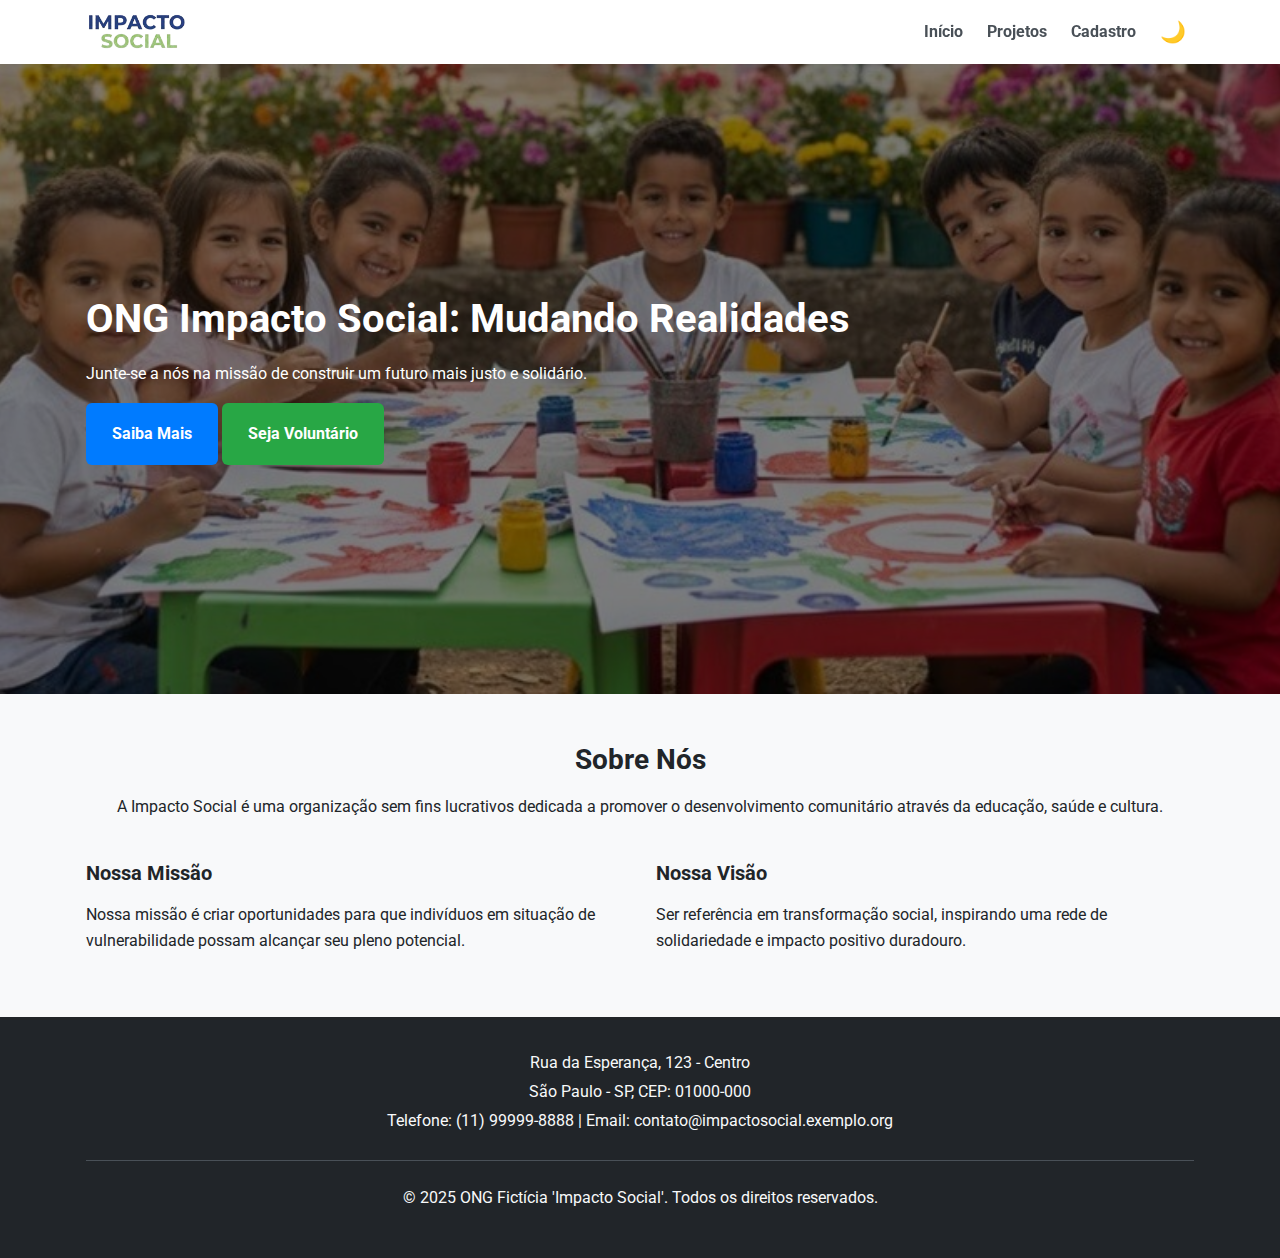
<file: index.html>
<!DOCTYPE html>
<html lang="pt-BR" data-theme="light">
    <head>
        <meta charset="UTF-8">
        <meta name="viewport" content="width=device-width, initial-scale=1.0">
        <title>ONG Impacto Social - Transformando Vidas</title>

        <link rel="preconnect" href="https://fonts.googleapis.com">
        <link rel="preconnect" href="https://fonts.gstatic.com" crossorigin>
        <link href="https://fonts.googleapis.com/css2?family=Roboto:wght@400;700&display=swap" rel="stylesheet">

        <link rel="stylesheet" href="css/style.min.css">
    </head>
    <body>
        <header class="main-header">
            <div class="container">
                <a href="index.html" class="logo">
                    <img src="img/logo.png" alt="Logotipo da ONG Impacto Social">
                </a>

                <input type="checkbox" id="menu-toggle">
                <label for="menu-toggle" class="menu-toggle-label">&#9776;</label> <nav class="main-nav">
                <ul class="menu-principal">
                    <li class="menu-item"><a href="index.html" class="menu-link">Início</a></li>
                    <li class="menu-item">
                        <a href="projetos.html" class="menu-link">Projetos</a>
                        <ul class="submenu">
                            <li class="submenu-item"><a href="projetos.html#nossos-projetos" class="menu-link">Ver Todos</a></li>
                            <li class="submenu-item"><a href="cadastro.html" class="menu-link">Voluntariado</a></li>
                            <li class="submenu-item"><a href="projetos.html#doacao" class="menu-link">Como Doar</a></li>
                        </ul>
                    </li>
                    <li class="menu-item"><a href="cadastro.html" class="menu-link">Cadastro</a></li>
                </ul>
                <button id="theme-toggle" class="btn-theme-toggle" aria-label="Ativar modo escuro">
                    &#127769;
                </button>
            </nav>
            </div>
        </header>

        <main role="main">
            <section class="hero-section" aria-labelledby="titulo-principal">
                <img src="img/banner-principal.jpg" alt="Crianças sorrindo em uma atividade da ONG">
                <div class="container hero-content">
                    <div class="color-text-banner">
                        <h1 id="titulo-principal ">ONG Impacto Social: Mudando Realidades</h1>
                        <p>Junte-se a nós na missão de construir um futuro mais justo e solidário.</p>
                    </div>
                    <a href="projetos.html" class="btn btn-primary">Saiba Mais</a>
                    <a href="cadastro.html" class="btn btn-secondary">Seja Voluntário</a>
                </div>
            </section>

            <section class="container" aria-labelledby="sobre-nos">
                <div class="row">
                    <div class="col-lg-12" style="text-align: center; margin-top: var(--spacing-5);">
                        <h2 id="sobre-nos">Sobre Nós</h2>
                        <p>A Impacto Social é uma organização sem fins lucrativos dedicada a promover o desenvolvimento comunitário através da educação, saúde e cultura.</p>
                    </div>

                    <article class="col-md-6">
                        <h3>Nossa Missão</h3>
                        <p>Nossa missão é criar oportunidades para que indivíduos em situação de vulnerabilidade possam alcançar seu pleno potencial.</p>
                    </article>

                    <article class="col-md-6">
                        <h3>Nossa Visão</h3>
                        <p>Ser referência em transformação social, inspirando uma rede de solidariedade e impacto positivo duradouro.</p>
                    </article>
                </div>
            </section>

        </main>

        <footer class="main-footer" role="contentinfo">
            <div class="container">
                <section aria-labelledby="contato-footer">
                    <h2 id="contato-footer" style="display:none;">Informações de Contato</h2>
                    <address>
                        Rua da Esperança, 123 - Centro<br>
                        São Paulo - SP, CEP: 01000-000<br>
                        Telefone: (11) 99999-8888 | Email: <a href="mailto:contato@impactosocial.exemplo.org">contato@impactosocial.exemplo.org</a>
                    </address>
                </section>

                <div class="footer-bottom">
                    <p>&copy; 2025 ONG Fictícia 'Impacto Social'. Todos os direitos reservados.</p>
                </div>
            </div>
        </footer>

        <script src="js/app.min.js" defer></script>
    </body>
</html>
</file>
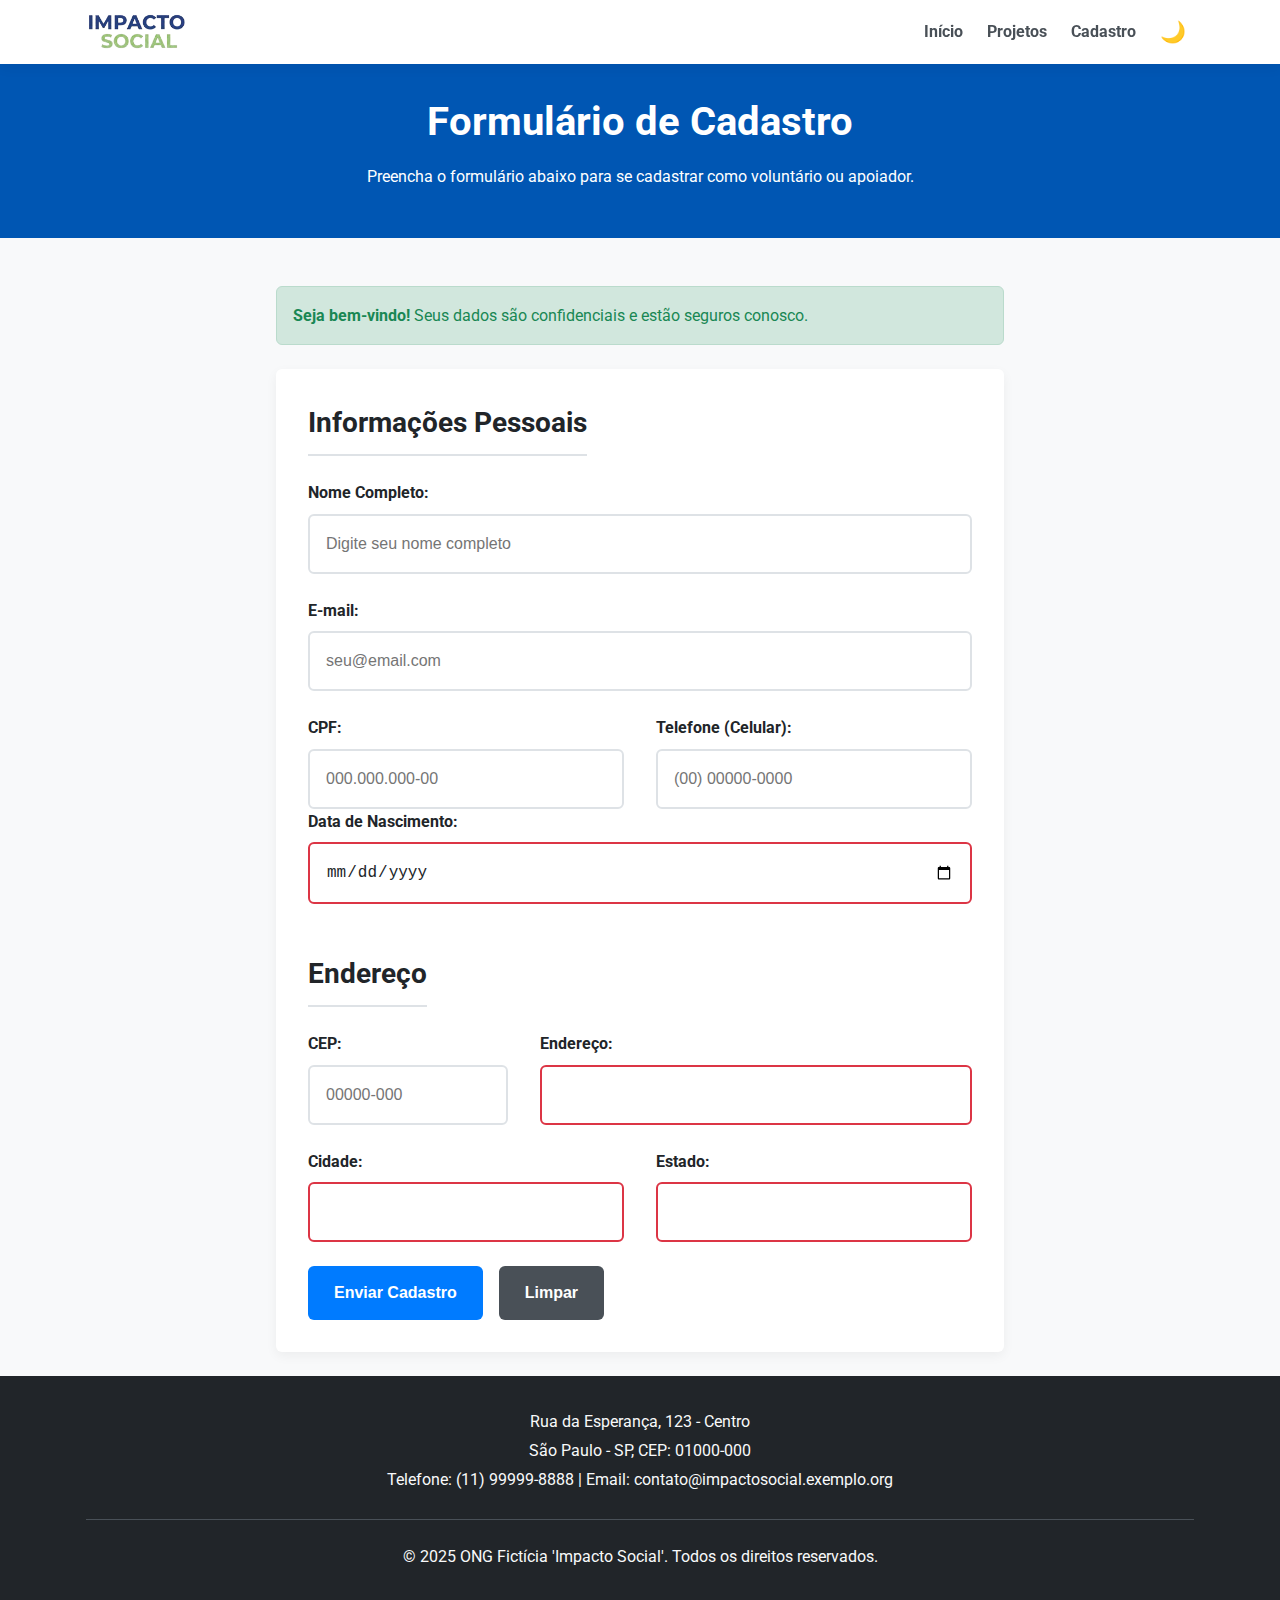
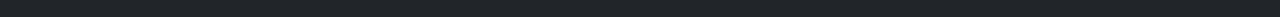
<file: cadastro.html>
<!DOCTYPE html>
<html lang="pt-BR" data-theme="light">
    <head>
        <meta charset="UTF-8">
        <meta name="viewport" content="width=device-width, initial-scale=1.0">
        <title>Cadastro - ONG Impacto Social</title>

        <link rel="preconnect" href="https://fonts.googleapis.com">
        <link rel="preconnect" href="https://fonts.gstatic.com" crossorigin>
        <link href="https://fonts.googleapis.com/css2?family=Roboto:wght@400;700&display=swap" rel="stylesheet">

        <link rel="stylesheet" href="css/style.min.css">
    </head>
    <body>
        <header class="main-header">
            <div class="container">
                <a href="index.html" class="logo">
                    <img src="img/logo.png" alt="Logotipo da ONG Impacto Social">
                </a>
                <input type="checkbox" id="menu-toggle">
                <label for="menu-toggle" class="menu-toggle-label">&#9776;</label>
                <nav class="main-nav">
                    <ul class="menu-principal">
                        <li class="menu-item"><a href="index.html" class="menu-link">Início</a></li>
                        <li class="menu-item">
                            <a href="projetos.html" class="menu-link">Projetos</a>
                            <ul class="submenu">
                                <li class="submenu-item"><a href="projetos.html#nossos-projetos" class="menu-link">Ver Todos</a></li>
                                <li class="submenu-item"><a href="cadastro.html" class="menu-link">Voluntariado</a></li>
                                <li class="submenu-item"><a href="projetos.html#doacao" class="menu-link">Como Doar</a></li>
                            </ul>
                        </li>
                        <li class="menu-item"><a href="cadastro.html" class="menu-link">Cadastro</a></li>
                    </ul>
                    <button id="theme-toggle" class="btn-theme-toggle" aria-label="Ativar modo escuro">
                        &#127769;
                    </button>
                </nav>
            </div>
        </header>

        <main role="main">
            <header class="page-header">
                <div class="container color-text-banner">
                    <h1>Formulário de Cadastro</h1>
                    <p>Preencha o formulário abaixo para se cadastrar como voluntário ou apoiador.</p>
                </div>
            </header>

            <section class="container" style="margin-top: var(--spacing-5);">
                <div class="row">
                    <div class="col-lg-8" style="margin: 0 auto;">

                        <div class="alert alert-success">
                            <strong>Seja bem-vindo!</strong> Seus dados são confidenciais e estão seguros conosco.
                        </div>

                        <form action="#" method="get" class="form-container">

                            <fieldset>
                                <legend>Informações Pessoais</legend>

                                <div class="form-group">
                                    <label for="nome">Nome Completo:</label>
                                    <input type="text" id="nome" name="nome" class="form-control" required placeholder="Digite seu nome completo">
                                </div>

                                <div class="form-group">
                                    <label for="email">E-mail:</label>
                                    <input type="email" id="email" name="email" class="form-control" required placeholder="seu@email.com">
                                </div>

                                <div class="row">
                                    <div class="col-md-6 form-group">
                                        <label for="cpf">CPF:</label>
                                        <input type="text" id="cpf" name="cpf" class="form-control" required
                                               pattern="[0-9]{3}\.[0-9]{3}\.[0-9]{3}-[0-9]{2}"
                                               placeholder="000.000.000-00"
                                               title="Formato: 000.000.000-00">
                                    </div>

                                    <div class="col-md-6 form-group">
                                        <label for="telefone">Telefone (Celular):</label>
                                        <input type="tel" id="telefone" name="telefone" class="form-control" required
                                               pattern="\([0-9]{2}\) [0-9]{5}-[0-9]{4}"
                                               placeholder="(00) 00000-0000"
                                               title="Formato: (00) 00000-0000">
                                    </div>
                                </div>

                                <div class="form-group">
                                    <label for="nascimento">Data de Nascimento:</label>
                                    <input type="date" id="nascimento" name="nascimento" class="form-control" required>
                                </div>

                            </fieldset>

                            <fieldset>
                                <legend>Endereço</legend>
                                <div class="row">
                                    <div class="col-md-4 form-group">
                                        <label for="cep">CEP:</label>
                                        <input type="text" id="cep" name="cep" class="form-control" required
                                               pattern="[0-9]{5}-[0-9]{3}"
                                               placeholder="00000-000"
                                               title="Formato: 00000-000">
                                    </div>
                                    <div class="col-md-8 form-group">
                                        <label for="endereco">Endereço:</label>
                                        <input type="text" id="endereco" name="endereco" class="form-control" required>
                                    </div>
                                    <div class="col-md-6 form-group">
                                        <label for="cidade">Cidade:</label>
                                        <input type="text" id="cidade" name="cidade" class="form-control" required>
                                    </div>
                                    <div class="col-md-6 form-group">
                                        <label for="estado">Estado:</label>
                                        <input type="text" id="estado" name="estado" class="form-control" required>
                                    </div>
                                </div>
                            </fieldset>

                            <div class="form-buttons">
                                <button type="submit" class="btn btn-primary">Enviar Cadastro</button>
                                <button type="reset" class="btn btn-secondary" style="background-color: var(--color-text-light);">Limpar</button>
                            </div>

                        </form>
                    </div>
                </div>
            </section>

        </main>

        <footer class="main-footer" role="contentinfo">
            <div class="container">
                <section aria-labelledby="contato-footer">
                    <h2 id="contato-footer" style="display:none;">Informações de Contato</h2>
                    <address>
                        Rua da Esperança, 123 - Centro<br>
                        São Paulo - SP, CEP: 01000-000<br>
                        Telefone: (11) 99999-8888 | Email: <a href="mailto:contato@impactosocial.exemplo.org">contato@impactosocial.exemplo.org</a>
                    </address>
                </section>

                <div class="footer-bottom">
                    <p>&copy; 2025 ONG Fictícia 'Impacto Social'. Todos os direitos reservados.</p>
                </div>
            </div>
        </footer>

        <script src="js/app.min.js" defer></script>
    </body>
</html>
</file>
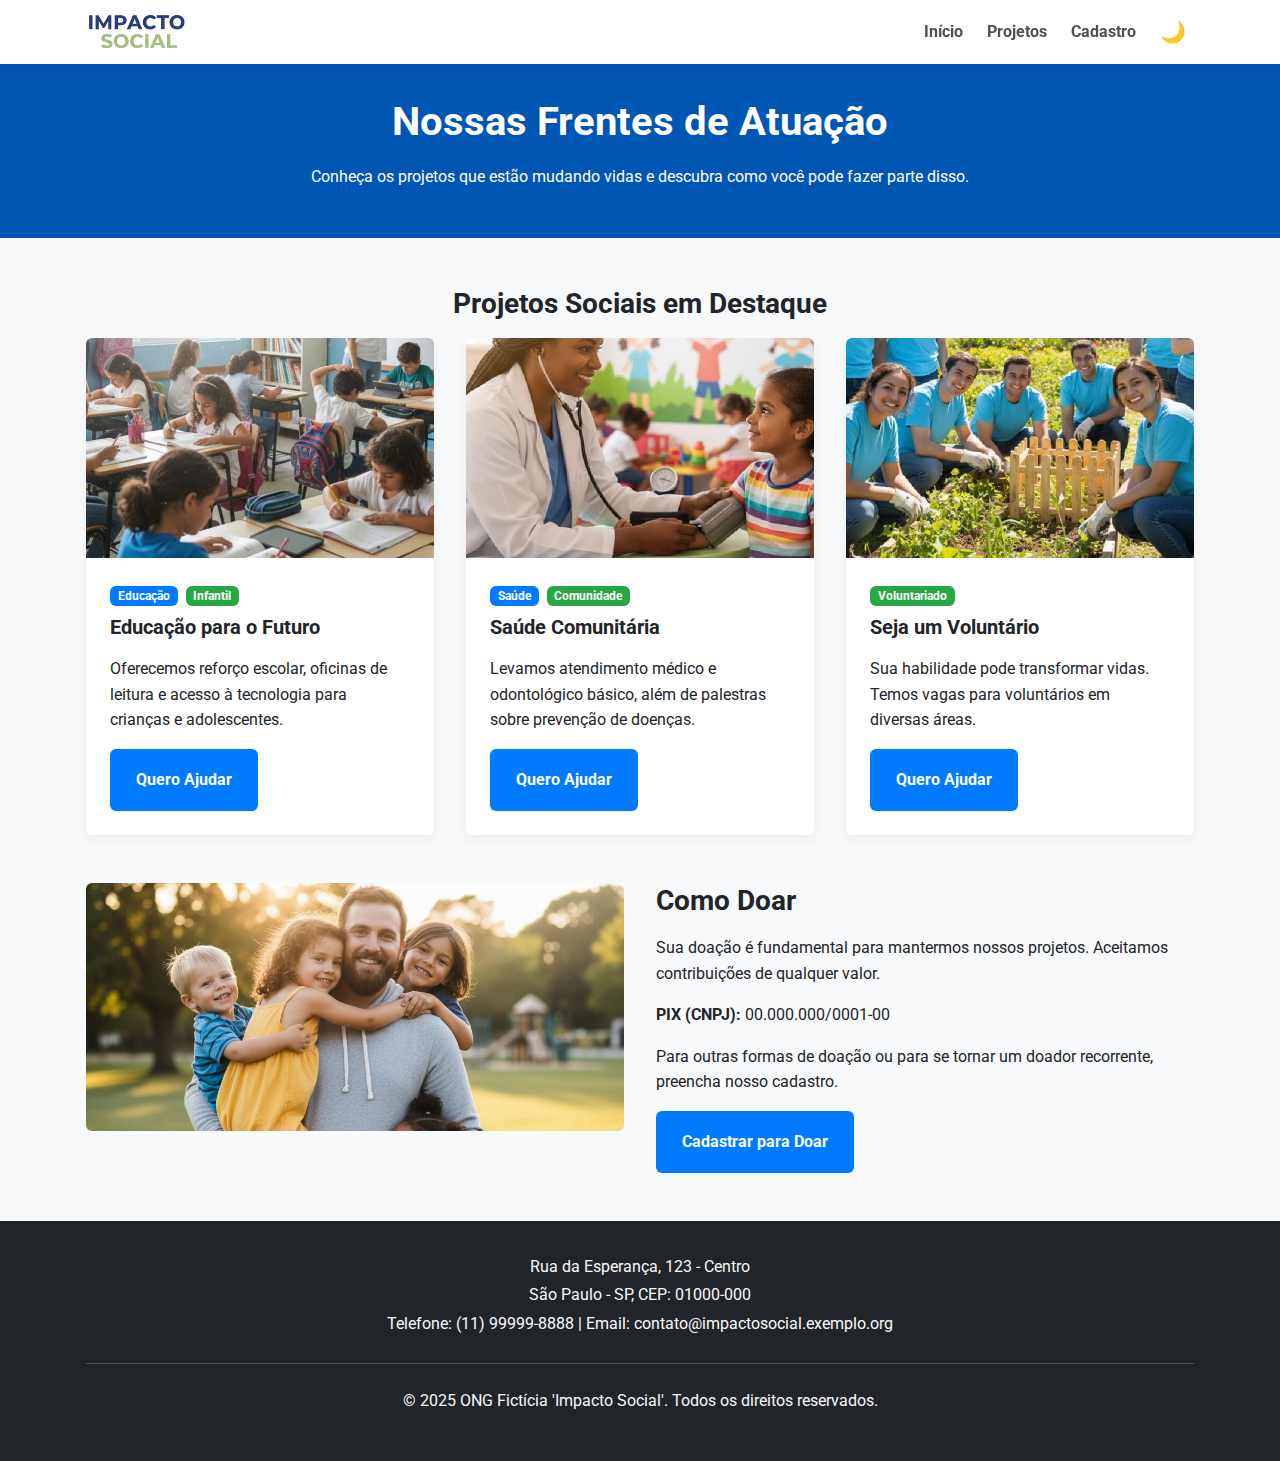
<file: projetos.html>
<!DOCTYPE html>
<html lang="pt-BR" data-theme="light">
    <head>
        <meta charset="UTF-8">
        <meta name="viewport" content="width=device-width, initial-scale=1.0">
        <title>Projetos e Voluntariado - ONG Impacto Social</title>

        <link rel="preconnect" href="https://fonts.googleapis.com">
        <link rel="preconnect" href="https://fonts.gstatic.com" crossorigin>
        <link href="https://fonts.googleapis.com/css2?family=Roboto:wght@400;700&display=swap" rel="stylesheet">

        <link rel="stylesheet" href="css/style.css">
    </head>
    <body>
        <header class="main-header">
            <div class="container">
                <a href="index.html" class="logo">
                    <img src="img/logo.png" alt="Logotipo da ONG Impacto Social">
                </a>
                <input type="checkbox" id="menu-toggle">
                <label for="menu-toggle" class="menu-toggle-label">&#9776;</label>
                <nav class="main-nav">
                    <ul class="menu-principal">
                        <li class="menu-item"><a href="index.html" class="menu-link">Início</a></li>
                        <li class="menu-item">
                            <a href="projetos.html" class="menu-link">Projetos</a>
                            <ul class="submenu">
                                <li class="submenu-item"><a href="projetos.html#nossos-projetos" class="menu-link">Ver Todos</a></li>
                                <li class="submenu-item"><a href="cadastro.html" class="menu-link">Voluntariado</a></li>
                                <li class="submenu-item"><a href="projetos.html#doacao" class="menu-link">Como Doar</a></li>
                            </ul>
                        </li>
                        <li class="menu-item"><a href="cadastro.html" class="menu-link">Cadastro</a></li>
                    </ul>
                    <button id="theme-toggle" class="btn-theme-toggle" aria-label="Ativar modo escuro">
                        &#127769;
                    </button>
                </nav>
            </div>
        </header>

        <main role="main">
            <header class="page-header">
                <div class="container color-text-banner">
                    <h1>Nossas Frentes de Atuação</h1>
                    <p>Conheça os projetos que estão mudando vidas e descubra como você pode fazer parte disso.</p>
                </div>
            </header>

            <section id="nossos-projetos" class="container" aria-labelledby="titulo-projetos" style="margin-top: var(--spacing-5);">
                <h2 id="titulo-projetos" style="text-align: center;">Projetos Sociais em Destaque</h2>

                <div class="row">
                    <article class="col-md-6 col-lg-4">
                        <div class="card">
                            <img src="img/projeto-educacao.jpg" alt="Sala de aula com crianças estudando" class="card-img">
                            <div class="card-body">
                                <div>
                                    <span class="badge badge-primary">Educação</span>
                                    <span class="badge badge-secondary">Infantil</span>
                                </div>
                                <h3 class="card-title">Educação para o Futuro</h3>
                                <p>Oferecemos reforço escolar, oficinas de leitura e acesso à tecnologia para crianças e adolescentes.</p>
                                <a href="cadastro.html" class="btn btn-primary">Quero Ajudar</a>
                            </div>
                        </div>
                    </article>

                    <article class="col-md-6 col-lg-4">
                        <div class="card">
                            <img src="img/projeto-saude.jpg" alt="Profissional de saúde aferindo pressão" class="card-img">
                            <div class="card-body">
                                <div>
                                    <span class="badge badge-primary">Saúde</span>
                                    <span class="badge badge-secondary">Comunidade</span>
                                </div>
                                <h3 class="card-title">Saúde Comunitária</h3>
                                <p>Levamos atendimento médico e odontológico básico, além de palestras sobre prevenção de doenças.</p>
                                <a href="cadastro.html" class="btn btn-primary">Quero Ajudar</a>
                            </div>
                        </div>
                    </article>

                    <article class="col-md-12 col-lg-4">
                        <div class="card">
                            <img src="img/voluntariado.jpg" alt="Grupo de voluntários felizes" class="card-img">
                            <div class="card-body">
                                <div>
                                    <span class="badge badge-secondary">Voluntariado</span>
                                </div>
                                <h3 class="card-title">Seja um Voluntário</h3>
                                <p>Sua habilidade pode transformar vidas. Temos vagas para voluntários em diversas áreas.</p>
                                <a href="cadastro.html" class="btn btn-secondary">Quero ser voluntário!</a>
                            </div>
                        </div>
                    </article>
                </div>
            </section>

            <section id="doacao" class="container" aria-labelledby="titulo-doacao" style="margin-top: var(--spacing-5);">
                <div class="row">
                    <div class="col-md-6">
                        <img src="img/doacao.jpg" alt="Ilustração de uma doador abraçando crianças da ONG" style="border-radius: var(--border-radius);">
                    </div>
                    <div class="col-md-6">
                        <h2 id="titulo-doacao">Como Doar</h2>
                        <p>Sua doação é fundamental para mantermos nossos projetos. Aceitamos contribuições de qualquer valor.</p>
                        <p><strong>PIX (CNPJ):</strong> 00.000.000/0001-00</p>
                        <p>Para outras formas de doação ou para se tornar um doador recorrente, preencha nosso cadastro.</p>
                        <a href="cadastro.html" class="btn btn-primary">Cadastrar para Doar</a>
                    </div>
                </div>
            </section>

        </main>

        <footer class="main-footer" role="contentinfo">
            <div class="container">
                <section aria-labelledby="contato-footer">
                    <h2 id="contato-footer" style="display:none;">Informações de Contato</h2>
                    <address>
                        Rua da Esperança, 123 - Centro<br>
                        São Paulo - SP, CEP: 01000-000<br>
                        Telefone: (11) 99999-8888 | Email: <a href="mailto:contato@impactosocial.exemplo.org">contato@impactosocial.exemplo.org</a>
                    </address>
                </section>

                <div class="footer-bottom">
                    <p>&copy; 2025 ONG Fictícia 'Impacto Social'. Todos os direitos reservados.</p>
                </div>
            </div>
        </footer>

        <script src="js/app.js" defer></script>
    </body>
</html>
</file>
<file: css/style.css>
* {
    margin: 0;
    padding: 0;
    box-sizing: border-box;
}

:root {
    --color-primary: #007bff;
    --color-primary-dark: #0056b3;
    --color-secondary: #28a745;
    --color-text: #212529;
    --color-text-banner: #f8f9fa;
    --color-text-light: #495057;
    --color-bg: #f8f9fa;
    --color-bg-light: #ffffff;
    --color-border: #dee2e6;
    --color-error: #dc3545;
    --color-success: #198754;

    --font-family-base: 'Roboto', sans-serif;
    --font-size-xs: 0.75rem;  /* 12px */
    --font-size-sm: 0.875rem; /* 14px */
    --font-size-md: 1rem;     /* 16px */
    --font-size-lg: 1.25rem;  /* 20px */
    --font-size-xl: 1.75rem;  /* 28px */
    --font-size-xxl: 2.5rem;  /* 40px */
    --font-weight-normal: 400;
    --font-weight-bold: 700;

    --spacing-1: 0.5rem;  /* 8px */
    --spacing-2: 1rem;    /* 16px */
    --spacing-3: 1.5rem;  /* 24px */
    --spacing-4: 2rem;    /* 32px */
    --spacing-5: 3rem;    /* 48px */
    --spacing-6: 4rem;    /* 64px */

    --border-radius: 0.375rem; /* 6px */
    --box-shadow: 0 4px 12px rgba(0, 0, 0, 0.05);
    --transition: all 0.3s ease-in-out;
}

html {
    font-size: 100%;
    scroll-behavior: smooth;
}

body {
    font-family: var(--font-family-base);
    font-size: var(--font-size-md);
    font-weight: var(--font-weight-normal);
    line-height: 1.6;
    color: var(--color-text);
    background-color: var(--color-bg);
}

h1, h2, h3, h4, h5, h6 {
    font-weight: var(--font-weight-bold);
    line-height: 1.3;
    margin-bottom: var(--spacing-2);
}

h1 { font-size: var(--font-size-xxl); }
h2 { font-size: var(--font-size-xl); }
h3 { font-size: var(--font-size-lg); }

p {
    margin-bottom: var(--spacing-2);
}

a {
    color: var(--color-primary);
    text-decoration: none;
    transition: var(--transition);
}

a:hover {
    color: var(--color-primary-dark);
    text-decoration: underline;
}

img {
    max-width: 100%;
    height: auto;
    display: block;
}

body {
    display: grid;
    grid-template-rows: auto 1fr auto;
    grid-template-areas: 
        "header"
        "main"
        "footer";
    min-height: 100vh;
}

header { grid-area: header; }
main { grid-area: main; }
footer { grid-area: footer; }

.container {
    width: 90%;
    max-width: 1200px;
    margin-left: auto;
    margin-right: auto;
    padding-left: var(--spacing-2);
    padding-right: var(--spacing-2);
}

.row {
    display: flex;
    flex-wrap: wrap;
    margin-left: calc(-1 * var(--spacing-2));
    margin-right: calc(-1 * var(--spacing-2));
}

[class^="col-"] {
    flex: 0 0 100%;
    max-width: 100%;
    padding-left: var(--spacing-2);
    padding-right: var(--spacing-2);
    margin-bottom: var(--spacing-3);
}

.main-header {
    background-color: var(--color-bg-light);
    box-shadow: var(--box-shadow);
    position: sticky;
    top: 0;
    z-index: 1000;
}

.main-header .container {
    display: flex;
    justify-content: space-between;
    align-items: center;
    height: var(--spacing-6);
}

.logo img {
    height: 40px;
}

.main-nav {
    display: flex;
    align-items: center;
}

.menu-principal {
    list-style: none;
    display: none;
}

.menu-item {
    position: relative;
    margin-left: var(--spacing-3);
}

.menu-link {
    display: block;
    padding: var(--spacing-2) 0;
    color: var(--color-text-light);
    font-weight: var(--font-weight-bold);
    text-decoration: none;
}

.menu-link:hover {
    color: var(--color-primary);
    text-decoration: none;
}

.submenu {
    display: none;
    position: absolute;
    top: 100%;
    left: 0;
    background-color: var(--color-bg-light);
    box-shadow: var(--box-shadow);
    border-radius: var(--border-radius);
    padding: var(--spacing-1) 0;
    min-width: 200px;
    list-style: none;
}

.submenu-item .menu-link {
    padding: var(--spacing-1) var(--spacing-2);
    font-weight: var(--font-weight-normal);
}

@media (min-width: 1024px) {
    .menu-item:hover .submenu {
        display: block;
    }
}

#menu-toggle {
    display: none;
}

.menu-toggle-label {
    display: block;
    cursor: pointer;
    font-size: 2rem;
    color: var(--color-text);
}

#menu-toggle:checked ~ .main-nav .menu-principal {
    display: flex;
    flex-direction: column;
    position: absolute;
    top: var(--spacing-6);
    left: 0;
    width: 100%;
    background-color: var(--color-bg-light);
    box-shadow: var(--box-shadow);
    padding: var(--spacing-2);
}

#menu-toggle:checked ~ .main-nav .menu-item {
    margin: 0;
    width: 100%;
}

#menu-toggle:checked ~ .main-nav .menu-link {
    padding: var(--spacing-2);
    border-bottom: 1px solid var(--color-border);
}

#menu-toggle:checked ~ .main-nav .submenu {
    position: static;
    display: block;
    box-shadow: none;
    border-radius: 0;
    padding-left: var(--spacing-2);
}

.btn {
    display: inline-block;
    padding: var(--spacing-2) var(--spacing-3);
    font-size: var(--font-size-md);
    font-weight: var(--font-weight-bold);
    text-align: center;
    text-decoration: none;
    cursor: pointer;
    border: 2px solid transparent;
    border-radius: var(--border-radius);
    transition: var(--transition);
}

.btn-primary {
    background-color: var(--color-primary);
    color: var(--color-bg-light);
}

.btn-primary:hover {
    background-color: var(--color-primary-dark);
    color: var(--color-bg-light);
    text-decoration: none;
    transform: translateY(-2px);
}

.btn-primary:focus {
    outline: none;
    box-shadow: 0 0 0 4px rgba(0, 123, 255, 0.3);
}

.btn-primary:active {
    transform: translateY(0);
}

.btn:disabled {
    background-color: var(--color-border);
    color: var(--color-text-light);
    cursor: not-allowed;
    transform: none;
}

.btn-secondary {
    background-color: var(--color-secondary);
    color: var(--color-bg-light);
}

.btn-secondary:hover {
    background-color: #1e7e34;
    color: var(--color-bg-light);
    text-decoration: none;
}

.card {
    background-color: var(--color-bg-light);
    border-radius: var(--border-radius);
    box-shadow: var(--box-shadow);
    overflow: hidden;
    transition: var(--transition);
    height: 100%;
    display: flex;
    flex-direction: column;
}

.card:hover {
    transform: translateY(-5px);
    box-shadow: 0 8px 20px rgba(0, 0, 0, 0.08);
}

.card-img {
    width: 100%;
    height: 220px;
    object-fit: cover;
}

.card-body {
    padding: var(--spacing-3);
    flex-grow: 1;
}

.card-title {
    font-size: var(--font-size-lg);
    margin-bottom: var(--spacing-2);
}

.card .btn {
    margin-top: auto;
}

.badge {
    display: inline-block;
    padding: 0.35em 0.65em;
    font-size: var(--font-size-xs);
    font-weight: var(--font-weight-bold);
    line-height: 1;
    color: var(--color-bg-light);
    text-align: center;
    white-space: nowrap;
    vertical-align: baseline;
    border-radius: var(--border-radius);
    margin-right: var(--spacing-1);
    margin-bottom: var(--spacing-1);
}

.badge-secondary {
    background-color: var(--color-secondary);
}

.badge-primary {
    background-color: var(--color-primary);
}

.alert {
    padding: var(--spacing-2);
    margin-bottom: var(--spacing-3);
    border: 1px solid transparent;
    border-radius: var(--border-radius);
}

.alert-success {
    color: var(--color-success);
    background-color: #d1e7dd;
    border-color: #badbcc;
}

.alert-error {
    color: var(--color-error);
    background-color: #f8d7da;
    border-color: #f5c2c7;
}

.form-container {
    background-color: var(--color-bg-light);
    padding: var(--spacing-4);
    border-radius: var(--border-radius);
    box-shadow: var(--box-shadow);
}

fieldset {
    border: none;
    margin-bottom: var(--spacing-3);
}

legend {
    font-size: var(--font-size-xl);
    font-weight: var(--font-weight-bold);
    margin-bottom: var(--spacing-3);
    padding-bottom: var(--spacing-1);
    border-bottom: 2px solid var(--color-border);
}

.form-group {
    margin-bottom: var(--spacing-3);
}

.form-group label {
    display: block;
    font-weight: var(--font-weight-bold);
    margin-bottom: var(--spacing-1);
}

.form-control {
    display: block;
    width: 100%;
    padding: var(--spacing-2);
    font-size: var(--font-size-md);
    line-height: 1.5;
    color: var(--color-text);
    background-color: var(--color-bg-light);
    border: 2px solid var(--color-border);
    border-radius: var(--border-radius);
    transition: var(--transition);
}

.form-control:focus {
    outline: none;
    border-color: var(--color-primary);
    box-shadow: 0 0 0 4px rgba(0, 123, 255, 0.3);
}

.form-control:valid {
    border-color: var(--color-success);
}

.form-control:invalid:not(:placeholder-shown) {
    border-color: var(--color-error);
}

.form-buttons {
    display: flex;
    gap: var(--spacing-2);
}

.main-footer {
    background-color: var(--color-text);
    color: var(--color-bg);
    padding: var(--spacing-4) 0;
    margin-top: var(--spacing-5);
}

.main-footer .container {
    display: flex;
    flex-direction: column;
    align-items: center;
    text-align: center;
}

.main-footer address {
    font-style: normal;
    line-height: 1.8;
}

.main-footer a {
    color: var(--color-bg);
}

.footer-bottom {
    margin-top: var(--spacing-3);
    padding-top: var(--spacing-3);
    border-top: 1px solid var(--color-text-light);
    width: 100%;
}

@media (min-width: 576px) {
    .container {
        max-width: 540px;
    }
}

@media (min-width: 768px) {
    .container {
        max-width: 720px;
    }

    .col-md-4 {
        flex: 0 0 33.3333%;
        max-width: 33.3333%;
    }
    .col-md-6 {
        flex: 0 0 50%;
        max-width: 50%;
    }
    .col-md-8 {
        flex: 0 0 66.6666%;
        max-width: 66.6666%;
    }
    .col-md-12 {
        flex: 0 0 100%;
        max-width: 100%;
    }

    .row {
        margin-bottom: calc(-1 * var(--spacing-3));
    }
    [class^="col-"] {
        margin-bottom: var(--spacing-3);
    }
}

@media (min-width: 1024px) {
    .container {
        max-width: 960px;
    }

    .col-lg-3 {
        flex: 0 0 25%;
        max-width: 25%;
    }
    .col-lg-4 {
        flex: 0 0 33.3333%;
        max-width: 33.3333%;
    }
    .col-lg-6 {
        flex: 0 0 50%;
        max-width: 50%;
    }
    .col-lg-8 {
        flex: 0 0 66.6666%;
        max-width: 66.6666%;
    }

    .menu-toggle-label {
        display: none;
    }
    .menu-principal {
        display: flex;
        flex-direction: row;
        position: static;
        width: auto;
        background: none;
        padding: 0;
        box-shadow: none;
    }

    .menu-item {
        margin-left: var(--spacing-3);
    }

    .menu-link {
        padding: var(--spacing-2) 0;
    }

    .hero-content {
        max-width: 60%;
    }
}

@media (min-width: 1200px) {
    .container {
        max-width: 1140px;
    }

    .col-xl-3 {
        flex: 0 0 25%;
        max-width: 25%;
    }
    .col-xl-4 {
        flex: 0 0 33.3333%;
        max-width: 33.3333%;
    }
}

@media (min-width: 1400px) {
    .container {
        max-width: 1320px;
    }
}

.hero-section {
    position: relative;
    color: var(--color-bg-light);
    height: 70vh;
    display: flex;
    align-items: center;
}

.hero-section img {
    position: absolute;
    top: 0;
    left: 0;
    width: 100%;
    height: 100%;
    object-fit: cover;
    z-index: -2;
}

.hero-section::before {
    content: '';
    position: absolute;
    top: 0;
    left: 0;
    width: 100%;
    height: 100%;
    background-color: rgba(0, 0, 0, 0.5);
    z-index: -1;
}

.page-header {
    background-color: var(--color-primary-dark);
    color: var(--color-bg-light);
    padding: var(--spacing-4) 0;
    text-align: center;
}

.form-feedback {
    color: var(--color-error);
    font-size: var(--font-size-sm);
    font-weight: var(--font-weight-bold);
    margin-top: var(--spacing-1);
    padding: var(--spacing-1);
    background-color: #f8d7da;
    border-radius: var(--border-radius);
    border: 1px solid var(--color-error);
}

#form-global-feedback .alert {
    margin-top: 0;
}

main {
    transition: opacity 0.3s ease-in-out;
}

.sr-only {
    position: absolute;
    width: 1px;
    height: 1px;
    padding: 0;
    margin: -1px;
    overflow: hidden;
    clip: rect(0, 0, 0, 0);
    white-space: nowrap;
    border-width: 0;
}

.btn-theme-toggle {
    background: none;
    border: none;
    font-size: 1.3rem;
    cursor: pointer;
    color: var(--color-text);
    margin-left: var(--spacing-2);
    padding: var(--spacing-1);
    border-radius: var(--border-radius);
    line-height: 1;
}

.btn-theme-toggle:hover {
    background-color: var(--color-border);
}

[data-theme="dark"] {
    --color-primary: #339aff;
    --color-primary-dark: #58aff;
    --color-secondary: #34c759;
    --color-text: #f8f9fa;
    --color-text-banner: #f8f9fa;
    --color-text-light: #adb5bd;
    --color-bg: #121212;
    --color-bg-light: #1e1e1e;
    --color-border: #495057;
    --color-error: #ff4d4d;
    --color-success: #34c759;
    --box-shadow: 0 4px 12px rgba(0, 0, 0, 0.3);
}

[data-theme="dark"] .hero-section::before {
    background-color: rgba(0, 0, 0, 0.7);
}

[data-theme="dark"] .form-control {
    background-color: var(--color-bg);
    color: var(--color-text);
}

[data-theme="dark"] .alert-success {
    color: #1a9c4b;
    background-color: #d1f3dd;
    border-color: #baddc7;
}

[data-theme="dark"] .alert-error {
    color: #e63946;
    background-color: #f8d7da;
    border-color: #f5c2c7;
}

[data-theme="dark"] .form-feedback {
    color: #f5c2c7;
    background-color: #e63946;
}

[data-theme="dark"] .color-text-banner {
    color: var(--color-text-banner);
}

a:focus-visible,
button:focus-visible,
input:focus-visible,
[tabindex]:not([tabindex="-1"]):focus-visible,
label[for]:focus-visible {
    outline: 3px solid var(--color-primary-dark);
    outline-offset: 3px;
    box-shadow: 0 0 0 6px rgba(0, 123, 255, 0.3);
    border-radius: var(--border-radius);
    transition: none;
}

[data-theme="dark"] a:focus-visible,
[data-theme="dark"] button:focus-visible,
[data-theme="dark"] input:focus-visible,
[data-theme="dark"] [tabindex]:not([tabindex="-1"]):focus-visible,
[data-theme="dark"] label[for]:focus-visible {
    outline-color: var(--color-primary);
    box-shadow: 0 0 0 6px rgba(51, 154, 255, 0.4);
}
</file>
<file: css/style.min.css>
*{margin:0;padding:0;box-sizing:border-box}:root{--color-primary:#007bff;--color-primary-dark:#0056b3;--color-secondary:#28a745;--color-text:#212529;--color-text-banner:#f8f9fa;--color-text-light:#495057;--color-bg:#f8f9fa;--color-bg-light:#ffffff;--color-border:#dee2e6;--color-error:#dc3545;--color-success:#198754;--font-family-base:'Roboto', sans-serif;--font-size-xs:0.75rem;--font-size-sm:0.875rem;--font-size-md:1rem;--font-size-lg:1.25rem;--font-size-xl:1.75rem;--font-size-xxl:2.5rem;--font-weight-normal:400;--font-weight-bold:700;--spacing-1:0.5rem;--spacing-2:1rem;--spacing-3:1.5rem;--spacing-4:2rem;--spacing-5:3rem;--spacing-6:4rem;--border-radius:0.375rem;--box-shadow:0 4px 12px rgba(0, 0, 0, 0.05);--transition:all 0.3s ease-in-out}html{font-size:100%;scroll-behavior:smooth}body{font-family:var(--font-family-base);font-size:var(--font-size-md);font-weight:var(--font-weight-normal);line-height:1.6;color:var(--color-text);background-color:var(--color-bg)}h1,h2,h3,h4,h5,h6{font-weight:var(--font-weight-bold);line-height:1.3;margin-bottom:var(--spacing-2)}h1{font-size:var(--font-size-xxl)}h2{font-size:var(--font-size-xl)}h3{font-size:var(--font-size-lg)}p{margin-bottom:var(--spacing-2)}a{color:var(--color-primary);text-decoration:none;transition:var(--transition)}a:hover{color:var(--color-primary-dark);text-decoration:underline}img{max-width:100%;height:auto;display:block}body{display:grid;grid-template-rows:auto 1fr auto;grid-template-areas:"header" "main" "footer";min-height:100vh}header{grid-area:header}main{grid-area:main}footer{grid-area:footer}.container{width:90%;max-width:1200px;margin-left:auto;margin-right:auto;padding-left:var(--spacing-2);padding-right:var(--spacing-2)}.row{display:flex;flex-wrap:wrap;margin-left:calc(-1 * var(--spacing-2));margin-right:calc(-1 * var(--spacing-2))}[class^="col-"]{flex:0 0 100%;max-width:100%;padding-left:var(--spacing-2);padding-right:var(--spacing-2);margin-bottom:var(--spacing-3)}.main-header{background-color:var(--color-bg-light);box-shadow:var(--box-shadow);position:sticky;top:0;z-index:1000}.main-header .container{display:flex;justify-content:space-between;align-items:center;height:var(--spacing-6)}.logo img{height:40px}.main-nav{display:flex;align-items:center}.menu-principal{list-style:none;display:none}.menu-item{position:relative;margin-left:var(--spacing-3)}.menu-link{display:block;padding:var(--spacing-2) 0;color:var(--color-text-light);font-weight:var(--font-weight-bold);text-decoration:none}.menu-link:hover{color:var(--color-primary);text-decoration:none}.submenu{display:none;position:absolute;top:100%;left:0;background-color:var(--color-bg-light);box-shadow:var(--box-shadow);border-radius:var(--border-radius);padding:var(--spacing-1) 0;min-width:200px;list-style:none}.submenu-item .menu-link{padding:var(--spacing-1) var(--spacing-2);font-weight:var(--font-weight-normal)}@media (min-width:1024px){.menu-item:hover .submenu{display:block}}#menu-toggle{display:none}.menu-toggle-label{display:block;cursor:pointer;font-size:2rem;color:var(--color-text)}#menu-toggle:checked~.main-nav .menu-principal{display:flex;flex-direction:column;position:absolute;top:var(--spacing-6);left:0;width:100%;background-color:var(--color-bg-light);box-shadow:var(--box-shadow);padding:var(--spacing-2)}#menu-toggle:checked~.main-nav .menu-item{margin:0;width:100%}#menu-toggle:checked~.main-nav .menu-link{padding:var(--spacing-2);border-bottom:1px solid var(--color-border)}#menu-toggle:checked~.main-nav .submenu{position:static;display:block;box-shadow:none;border-radius:0;padding-left:var(--spacing-2)}.btn{display:inline-block;padding:var(--spacing-2) var(--spacing-3);font-size:var(--font-size-md);font-weight:var(--font-weight-bold);text-align:center;text-decoration:none;cursor:pointer;border:2px solid #fff0;border-radius:var(--border-radius);transition:var(--transition)}.btn-primary{background-color:var(--color-primary);color:var(--color-bg-light)}.btn-primary:hover{background-color:var(--color-primary-dark);color:var(--color-bg-light);text-decoration:none;transform:translateY(-2px)}.btn-primary:focus{outline:none;box-shadow:0 0 0 4px rgb(0 123 255 / .3)}.btn-primary:active{transform:translateY(0)}.btn:disabled{background-color:var(--color-border);color:var(--color-text-light);cursor:not-allowed;transform:none}.btn-secondary{background-color:var(--color-secondary);color:var(--color-bg-light)}.btn-secondary:hover{background-color:#1e7e34;color:var(--color-bg-light);text-decoration:none}.card{background-color:var(--color-bg-light);border-radius:var(--border-radius);box-shadow:var(--box-shadow);overflow:hidden;transition:var(--transition);height:100%;display:flex;flex-direction:column}.card:hover{transform:translateY(-5px);box-shadow:0 8px 20px rgb(0 0 0 / .08)}.card-img{width:100%;height:220px;object-fit:cover}.card-body{padding:var(--spacing-3);flex-grow:1}.card-title{font-size:var(--font-size-lg);margin-bottom:var(--spacing-2)}.card .btn{margin-top:auto}.badge{display:inline-block;padding:.35em .65em;font-size:var(--font-size-xs);font-weight:var(--font-weight-bold);line-height:1;color:var(--color-bg-light);text-align:center;white-space:nowrap;vertical-align:baseline;border-radius:var(--border-radius);margin-right:var(--spacing-1);margin-bottom:var(--spacing-1)}.badge-secondary{background-color:var(--color-secondary)}.badge-primary{background-color:var(--color-primary)}.alert{padding:var(--spacing-2);margin-bottom:var(--spacing-3);border:1px solid #fff0;border-radius:var(--border-radius)}.alert-success{color:var(--color-success);background-color:#d1e7dd;border-color:#badbcc}.alert-error{color:var(--color-error);background-color:#f8d7da;border-color:#f5c2c7}.form-container{background-color:var(--color-bg-light);padding:var(--spacing-4);border-radius:var(--border-radius);box-shadow:var(--box-shadow)}fieldset{border:none;margin-bottom:var(--spacing-3)}legend{font-size:var(--font-size-xl);font-weight:var(--font-weight-bold);margin-bottom:var(--spacing-3);padding-bottom:var(--spacing-1);border-bottom:2px solid var(--color-border)}.form-group{margin-bottom:var(--spacing-3)}.form-group label{display:block;font-weight:var(--font-weight-bold);margin-bottom:var(--spacing-1)}.form-control{display:block;width:100%;padding:var(--spacing-2);font-size:var(--font-size-md);line-height:1.5;color:var(--color-text);background-color:var(--color-bg-light);border:2px solid var(--color-border);border-radius:var(--border-radius);transition:var(--transition)}.form-control:focus{outline:none;border-color:var(--color-primary);box-shadow:0 0 0 4px rgb(0 123 255 / .3)}.form-control:valid{border-color:var(--color-success)}.form-control:invalid:not(:placeholder-shown){border-color:var(--color-error)}.form-buttons{display:flex;gap:var(--spacing-2)}.main-footer{background-color:var(--color-text);color:var(--color-bg);padding:var(--spacing-4) 0;margin-top:var(--spacing-5)}.main-footer .container{display:flex;flex-direction:column;align-items:center;text-align:center}.main-footer address{font-style:normal;line-height:1.8}.main-footer a{color:var(--color-bg)}.footer-bottom{margin-top:var(--spacing-3);padding-top:var(--spacing-3);border-top:1px solid var(--color-text-light);width:100%}@media (min-width:576px){.container{max-width:540px}}@media (min-width:768px){.container{max-width:720px}.col-md-4{flex:0 0 33.3333%;max-width:33.3333%}.col-md-6{flex:0 0 50%;max-width:50%}.col-md-8{flex:0 0 66.6666%;max-width:66.6666%}.col-md-12{flex:0 0 100%;max-width:100%}.row{margin-bottom:calc(-1 * var(--spacing-3))}[class^="col-"]{margin-bottom:var(--spacing-3)}}@media (min-width:1024px){.container{max-width:960px}.col-lg-3{flex:0 0 25%;max-width:25%}.col-lg-4{flex:0 0 33.3333%;max-width:33.3333%}.col-lg-6{flex:0 0 50%;max-width:50%}.col-lg-8{flex:0 0 66.6666%;max-width:66.6666%}.menu-toggle-label{display:none}.menu-principal{display:flex;flex-direction:row;position:static;width:auto;background:none;padding:0;box-shadow:none}.menu-item{margin-left:var(--spacing-3)}.menu-link{padding:var(--spacing-2) 0}.hero-content{max-width:60%}}@media (min-width:1200px){.container{max-width:1140px}.col-xl-3{flex:0 0 25%;max-width:25%}.col-xl-4{flex:0 0 33.3333%;max-width:33.3333%}}@media (min-width:1400px){.container{max-width:1320px}}.hero-section{position:relative;color:var(--color-bg-light);height:70vh;display:flex;align-items:center}.hero-section img{position:absolute;top:0;left:0;width:100%;height:100%;object-fit:cover;z-index:-2}.hero-section::before{content:'';position:absolute;top:0;left:0;width:100%;height:100%;background-color:rgb(0 0 0 / .5);z-index:-1}.page-header{background-color:var(--color-primary-dark);color:var(--color-bg-light);padding:var(--spacing-4) 0;text-align:center}.form-feedback{color:var(--color-error);font-size:var(--font-size-sm);font-weight:var(--font-weight-bold);margin-top:var(--spacing-1);padding:var(--spacing-1);background-color:#f8d7da;border-radius:var(--border-radius);border:1px solid var(--color-error)}#form-global-feedback .alert{margin-top:0}main{transition:opacity 0.3s ease-in-out}.sr-only{position:absolute;width:1px;height:1px;padding:0;margin:-1px;overflow:hidden;clip:rect(0,0,0,0);white-space:nowrap;border-width:0}.btn-theme-toggle{background:none;border:none;font-size:1.3rem;cursor:pointer;color:var(--color-text);margin-left:var(--spacing-2);padding:var(--spacing-1);border-radius:var(--border-radius);line-height:1}.btn-theme-toggle:hover{background-color:var(--color-border)}[data-theme="dark"]{--color-primary:#339aff;--color-primary-dark:#58aff;--color-secondary:#34c759;--color-text:#f8f9fa;--color-text-banner:#f8f9fa;--color-text-light:#adb5bd;--color-bg:#121212;--color-bg-light:#1e1e1e;--color-border:#495057;--color-error:#ff4d4d;--color-success:#34c759;--box-shadow:0 4px 12px rgba(0, 0, 0, 0.3)}[data-theme="dark"] .hero-section::before{background-color:rgb(0 0 0 / .7)}[data-theme="dark"] .form-control{background-color:var(--color-bg);color:var(--color-text)}[data-theme="dark"] .alert-success{color:#1a9c4b;background-color:#d1f3dd;border-color:#baddc7}[data-theme="dark"] .alert-error{color:#e63946;background-color:#f8d7da;border-color:#f5c2c7}[data-theme="dark"] .form-feedback{color:#f5c2c7;background-color:#e63946}[data-theme="dark"] .color-text-banner{color:var(--color-text-banner)}a:focus-visible,button:focus-visible,input:focus-visible,[tabindex]:not([tabindex="-1"]):focus-visible,label[for]:focus-visible{outline:3px solid var(--color-primary-dark);outline-offset:3px;box-shadow:0 0 0 6px rgb(0 123 255 / .3);border-radius:var(--border-radius);transition:none}[data-theme="dark"] a:focus-visible,[data-theme="dark"] button:focus-visible,[data-theme="dark"] input:focus-visible,[data-theme="dark"] [tabindex]:not([tabindex="-1"]):focus-visible,[data-theme="dark"] label[for]:focus-visible{outline-color:var(--color-primary);box-shadow:0 0 0 6px rgb(51 154 255 / .4)}
</file>
